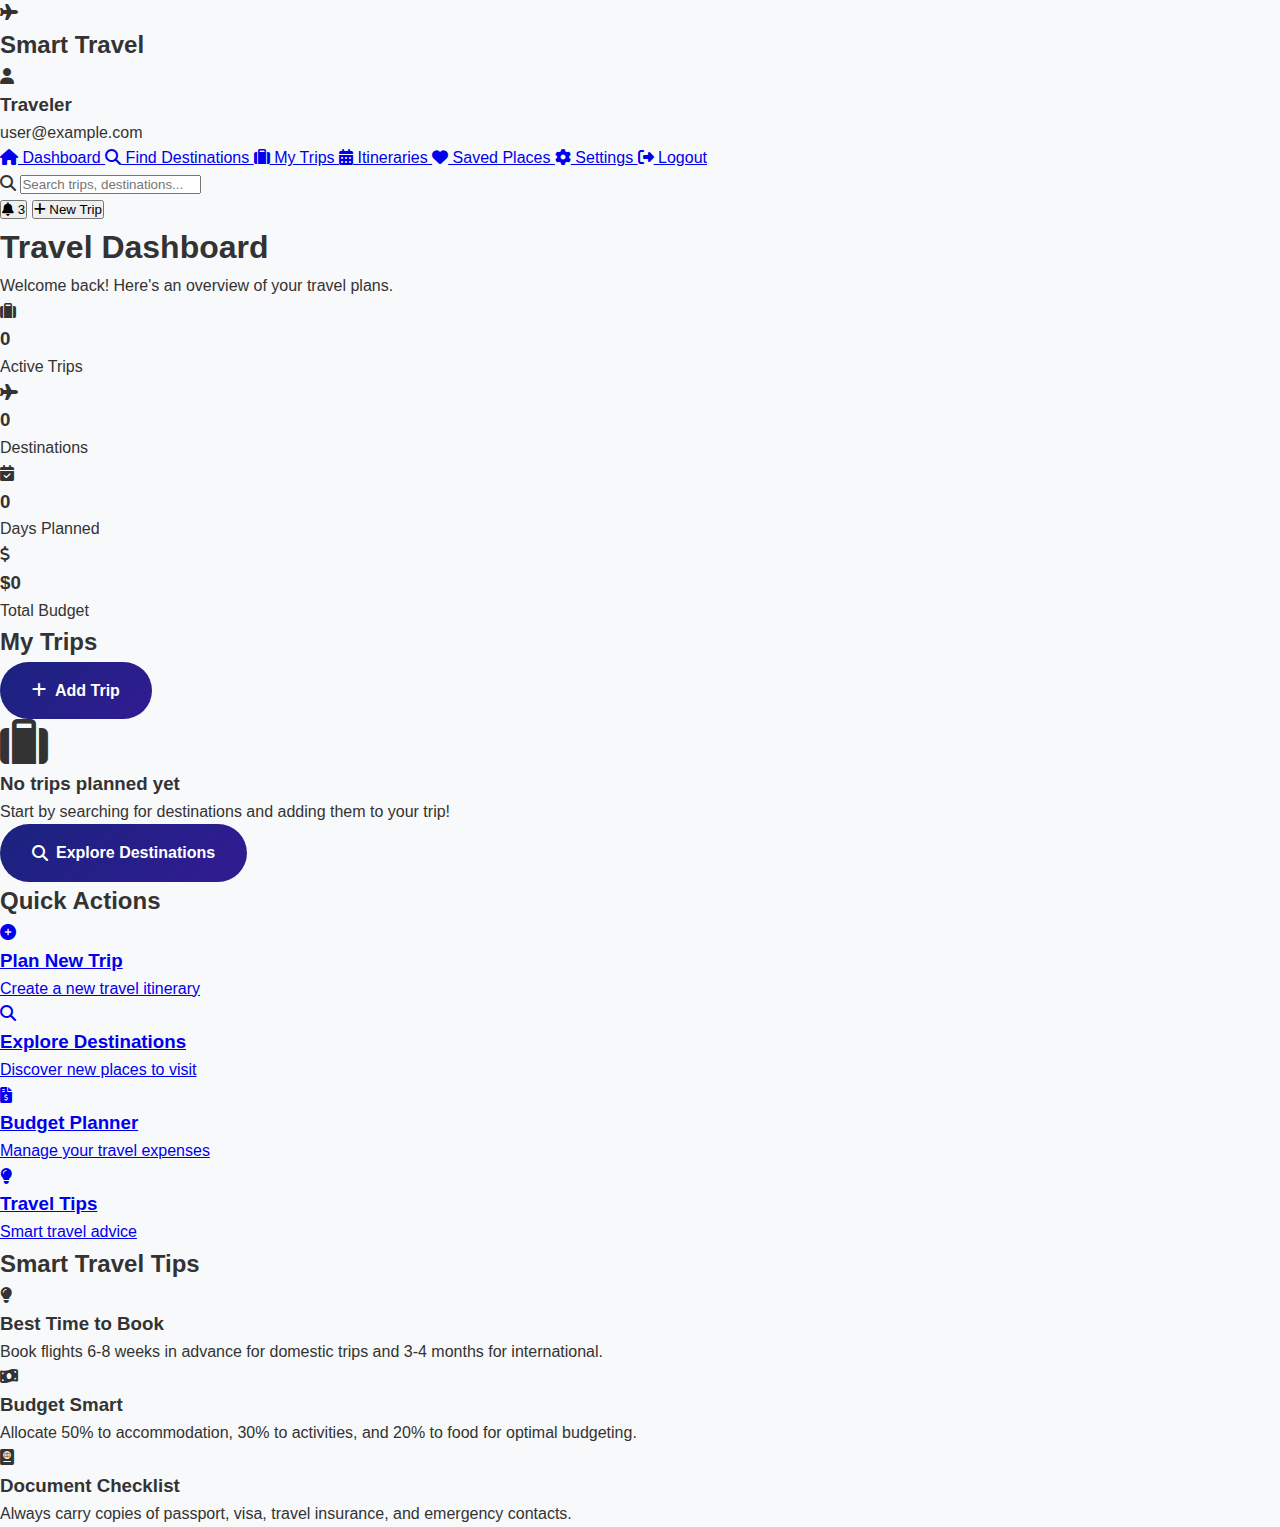
<file: dashboard.html>
<!DOCTYPE html>
<html lang="en">

<head>
    <meta charset="UTF-8">
    <meta name="viewport" content="width=device-width, initial-scale=1.0">
    <title>Dashboard - A Smart Travel Planning</title>
    <link rel="stylesheet" href="style.css">
    <link rel="stylesheet" href="https://cdnjs.cloudflare.com/ajax/libs/font-awesome/6.5.1/css/all.min.css">
</head>

<body>
    <div class="dashboard-container">
        <!-- Sidebar -->
        <aside class="sidebar">
            <div class="sidebar-header">
                <i class="fas fa-plane"></i>
                <h2>Smart Travel</h2>
            </div>

            <div class="user-profile">
                <div class="user-avatar-large">
                    <i class="fas fa-user"></i>
                </div>
                <h3 id="user-name">Traveler</h3>
                <p id="user-email">user@example.com</p>
            </div>

            <nav class="sidebar-nav">
                <a href="dashboard.html" class="active">
                    <i class="fas fa-home"></i> Dashboard
                </a>
                <a href="index.html#search-section">
                    <i class="fas fa-search"></i> Find Destinations
                </a>
                <a href="#my-trips">
                    <i class="fas fa-suitcase"></i> My Trips
                </a>
                <a href="#itineraries">
                    <i class="fas fa-calendar-alt"></i> Itineraries
                </a>
                <a href="#saved">
                    <i class="fas fa-heart"></i> Saved Places
                </a>
                <a href="#settings">
                    <i class="fas fa-cog"></i> Settings
                </a>
                <a href="#" id="logout-btn">
                    <i class="fas fa-sign-out-alt"></i> Logout
                </a>
            </nav>
        </aside>

        <!-- Main Content -->
        <main class="main-content">
            <!-- Header -->
            <header class="dashboard-header">
                <div class="search-bar">
                    <i class="fas fa-search"></i>
                    <input type="text" placeholder="Search trips, destinations...">
                </div>
                <div class="header-actions">
                    <button class="btn-notification">
                        <i class="fas fa-bell"></i>
                        <span class="notification-badge">3</span>
                    </button>
                    <button class="btn-new-trip" onclick="createNewTrip()">
                        <i class="fas fa-plus"></i> New Trip
                    </button>
                </div>
            </header>

            <!-- Dashboard Content -->
            <div class="dashboard-content">
                <h1>Travel Dashboard</h1>
                <p class="dashboard-subtitle">Welcome back! Here's an overview of your travel plans.</p>

                <!-- Quick Stats -->
                <div class="quick-stats">
                    <div class="stat-card">
                        <div class="stat-icon">
                            <i class="fas fa-suitcase"></i>
                        </div>
                        <div class="stat-info">
                            <h3 id="trips-count">0</h3>
                            <p>Active Trips</p>
                        </div>
                    </div>
                    <div class="stat-card">
                        <div class="stat-icon">
                            <i class="fas fa-plane"></i>
                        </div>
                        <div class="stat-info">
                            <h3 id="destinations-count">0</h3>
                            <p>Destinations</p>
                        </div>
                    </div>
                    <div class="stat-card">
                        <div class="stat-icon">
                            <i class="fas fa-calendar-check"></i>
                        </div>
                        <div class="stat-info">
                            <h3 id="days-count">0</h3>
                            <p>Days Planned</p>
                        </div>
                    </div>
                    <div class="stat-card">
                        <div class="stat-icon">
                            <i class="fas fa-dollar-sign"></i>
                        </div>
                        <div class="stat-info">
                            <h3 id="budget-count">$0</h3>
                            <p>Total Budget</p>
                        </div>
                    </div>
                </div>

                <!-- My Trips Section -->
                <section id="my-trips" class="dashboard-section">
                    <div class="section-header">
                        <h2>My Trips</h2>
                        <a href="index.html#search-section" class="btn-primary">
                            <i class="fas fa-plus"></i> Add Trip
                        </a>
                    </div>
                    <div id="user-trips" class="user-trips">
                        <!-- Trips will be loaded here by JavaScript -->
                    </div>
                </section>

                <!-- Quick Actions -->
                <section class="dashboard-section">
                    <h2>Quick Actions</h2>
                    <div class="quick-actions">
                        <div class="actions-grid">
                            <a href="#" class="action-card" onclick="planNewTrip()">
                                <i class="fas fa-plus-circle"></i>
                                <h3>Plan New Trip</h3>
                                <p>Create a new travel itinerary</p>
                            </a>
                            <a href="index.html#search-section" class="action-card">
                                <i class="fas fa-search"></i>
                                <h3>Explore Destinations</h3>
                                <p>Discover new places to visit</p>
                            </a>
                            <a href="#" class="action-card" onclick="manageBudget()">
                                <i class="fas fa-file-invoice-dollar"></i>
                                <h3>Budget Planner</h3>
                                <p>Manage your travel expenses</p>
                            </a>
                            <a href="#" class="action-card" onclick="viewTravelTips()">
                                <i class="fas fa-lightbulb"></i>
                                <h3>Travel Tips</h3>
                                <p>Smart travel advice</p>
                            </a>
                        </div>
                    </div>
                </section>

                <!-- Travel Tips -->
                <section class="dashboard-section">
                    <h2>Smart Travel Tips</h2>
                    <div class="tips-grid">
                        <div class="tip-card">
                            <i class="fas fa-lightbulb"></i>
                            <h3>Best Time to Book</h3>
                            <p>Book flights 6-8 weeks in advance for domestic trips and 3-4 months for international.</p>
                        </div>
                        <div class="tip-card">
                            <i class="fas fa-money-bill-wave"></i>
                            <h3>Budget Smart</h3>
                            <p>Allocate 50% to accommodation, 30% to activities, and 20% to food for optimal budgeting.</p>
                        </div>
                        <div class="tip-card">
                            <i class="fas fa-passport"></i>
                            <h3>Document Checklist</h3>
                            <p>Always carry copies of passport, visa, travel insurance, and emergency contacts.</p>
                        </div>
                    </div>
                </section>
            </div>
        </main>
    </div>

    <!-- JavaScript Files -->
    <script src="countries.js"></script>
    <script src="script.js"></script>
    <script>
        // Dashboard specific functionality
        document.addEventListener('DOMContentLoaded', function() {
            // Update stats
            updateDashboardStats();

            // Load user trips
            loadUserTrips();

            // Logout functionality
            const logoutBtn = document.getElementById('logout-btn');
            if (logoutBtn) {
                logoutBtn.addEventListener('click', function(e) {
                    e.preventDefault();
                    localStorage.removeItem('isLoggedIn');
                    localStorage.removeItem('userEmail');
                    showNotification('Logged out successfully!', 'success');
                    setTimeout(() => {
                        window.location.href = 'index.html';
                    }, 1000);
                });
            }

            // Notification button
            const notificationBtn = document.querySelector('.btn-notification');
            if (notificationBtn) {
                notificationBtn.addEventListener('click', function() {
                    showNotifications();
                });
            }
        });

        function updateDashboardStats() {
            const trips = JSON.parse(localStorage.getItem('userTrips') || '[]');

            // Update trips count
            document.getElementById('trips-count').textContent = trips.length;

            // Update destinations count (unique countries)
            const uniqueCountries = [...new Set(trips.map(trip => trip.countryId))];
            document.getElementById('destinations-count').textContent = uniqueCountries.length;

            // Update days count
            const totalDays = trips.length * 7; // Assuming 7 days per trip
            document.getElementById('days-count').textContent = totalDays;

            // Update budget count
            const totalBudget = trips.length * 1500; // Assuming $1500 per trip
            document.getElementById('budget-count').textContent = `$${totalBudget}`;
        }

        function createNewTrip() {
            showNotification('Opening trip planner...', 'info');
            setTimeout(() => {
                window.location.href = 'index.html#search-section';
            }, 500);
        }

        function planNewTrip() {
            const countryName = prompt('Where would you like to go?');
            if (countryName) {
                showNotification(`Starting trip planning for ${countryName}`, 'success');
                // In a real app, this would open the trip planner
                setTimeout(() => {
                    alert(`Trip planning interface for ${countryName} would open here.`);
                }, 1000);
            }
        }

        function manageBudget() {
            alert('Budget Management Interface\n\nThis would include:\n• Total budget allocation\n• Expense tracking\n• Currency conversion\n• Daily spending limits\n• Receipt scanning');
        }

        function viewTravelTips() {
            alert('Travel Tips & Advice\n\n• Pack light and use packing cubes\n• Always have a backup plan\n• Learn basic local phrases\n• Keep digital copies of important documents\n• Stay hydrated during flights\n• Use travel apps for navigation\n• Get travel insurance\n• Respect local customs and traditions');
        }

        function showNotifications() {
            const notifications = [{
                id: 1,
                title: 'Flight Alert',
                message: 'Check-in opens for your Paris trip in 24 hours',
                time: '2 hours ago'
            }, {
                id: 2,
                title: 'Weather Update',
                message: 'Sunny weather expected in Tokyo next week',
                time: '1 day ago'
            }, {
                id: 3,
                title: 'Special Offer',
                message: '20% off hotels in Barcelona this month',
                time: '2 days ago'
            }];

            const notificationsHTML = notifications.map(notif => `
                <div class="notification-item">
                    <h4>${notif.title}</h4>
                    <p>${notif.message}</p>
                    <small>${notif.time}</small>
                </div>
            `).join('');

            // Create notification panel
            const panel = document.createElement('div');
            panel.className = 'notifications-panel';
            panel.innerHTML = `
                <div class="notifications-header">
                    <h3>Notifications</h3>
                    <button class="close-panel"><i class="fas fa-times"></i></button>
                </div>
                <div class="notifications-list">
                    ${notificationsHTML}
                </div>
            `;

            document.body.appendChild(panel);

            // Add styles
            const style = document.createElement('style');
            style.textContent = `
                .notifications-panel {
                    position: fixed;
                    top: 70px;
                    right: 20px;
                    background: white;
                    border-radius: 10px;
                    box-shadow: 0 5px 20px rgba(0,0,0,0.2);
                    width: 350px;
                    z-index: 2000;
                }
                .notifications-header {
                    display: flex;
                    justify-content: space-between;
                    align-items: center;
                    padding: 1rem;
                    border-bottom: 1px solid #eee;
                }
                .close-panel {
                    background: none;
                    border: none;
                    cursor: pointer;
                    color: #666;
                }
                .notifications-list {
                    max-height: 400px;
                    overflow-y: auto;
                }
                .notification-item {
                    padding: 1rem;
                    border-bottom: 1px solid #f8f9fa;
                }
                .notification-item:hover {
                    background: #f8f9fa;
                }
                .notification-item h4 {
                    color: #1a237e;
                    margin-bottom: 0.5rem;
                }
                .notification-item small {
                    color: #666;
                    font-size: 0.8rem;
                }
            `;
            document.head.appendChild(style);

            // Close panel functionality
            panel.querySelector('.close-panel').addEventListener('click', function() {
                panel.remove();
                style.remove();
            });

            // Close when clicking outside
            setTimeout(() => {
                document.addEventListener('click', function closePanel(e) {
                    if (!panel.contains(e.target) && e.target !== document.querySelector('.btn-notification')) {
                        panel.remove();
                        style.remove();
                        document.removeEventListener('click', closePanel);
                    }
                });
            }, 100);
        }
    </script>
</body>

</html>
</file>
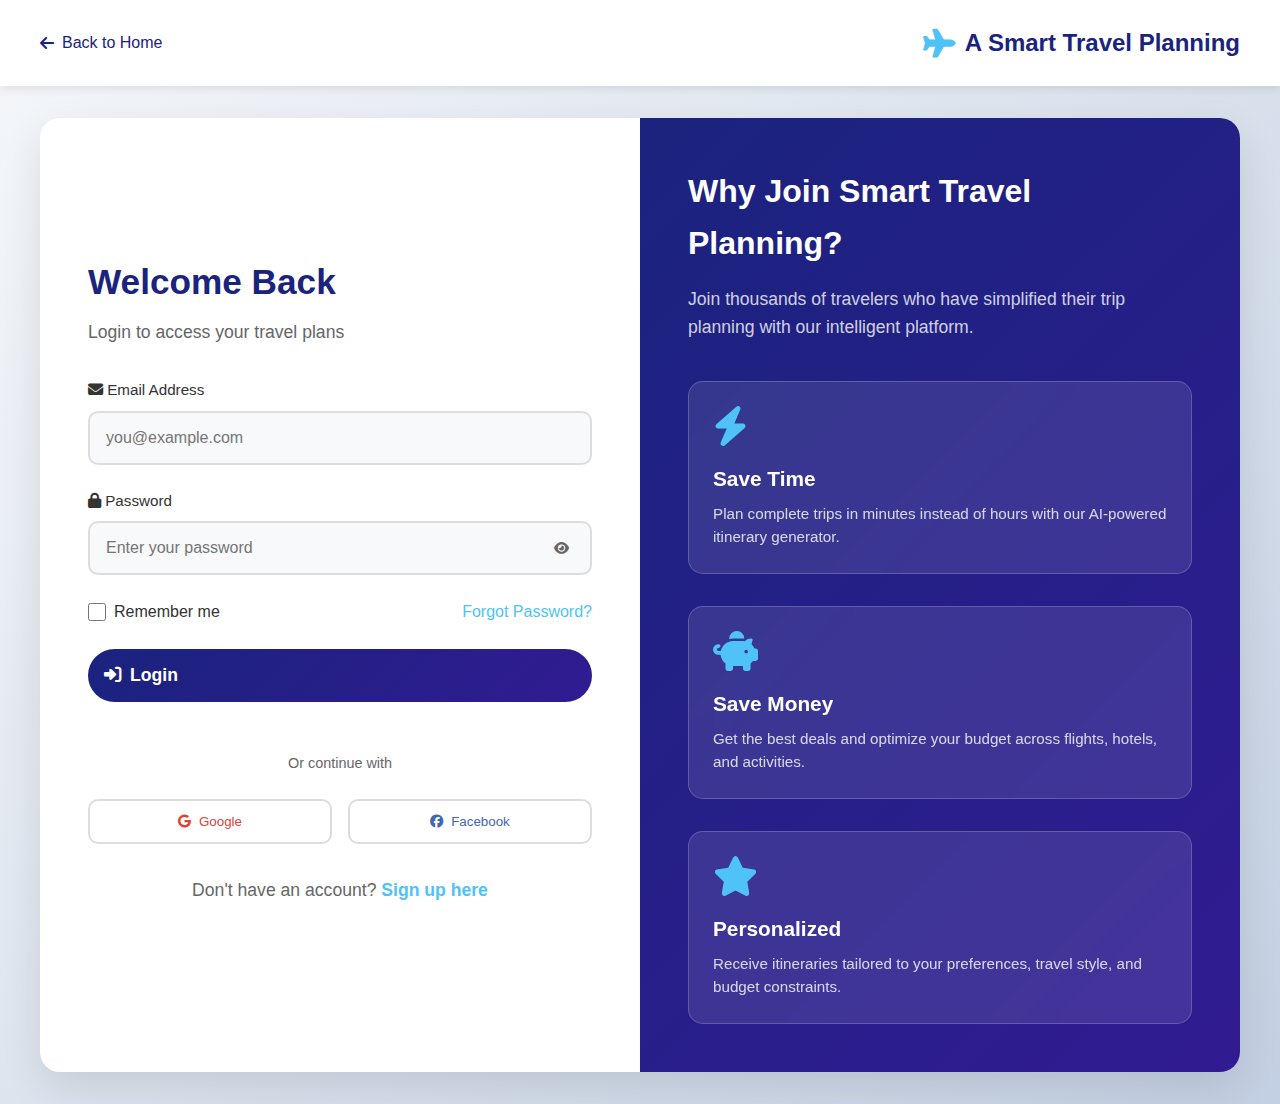
<file: login.html>
<!DOCTYPE html>
<html lang="en">

<head>
    <meta charset="UTF-8">
    <meta name="viewport" content="width=device-width, initial-scale=1.0">
    <title>Login - A Smart Travel Planning</title>
    <link rel="stylesheet" href="style.css">
    <link rel="stylesheet" href="https://cdnjs.cloudflare.com/ajax/libs/font-awesome/6.5.1/css/all.min.css">
    <style>
        /* Login Page Specific Styles */
        
        .login-page {
            min-height: 100vh;
            background: linear-gradient(135deg, #f5f7fa 0%, #c3cfe2 100%);
            display: flex;
            flex-direction: column;
        }
        
        .login-header {
            background: white;
            padding: 1.5rem 2rem;
            box-shadow: 0 2px 10px rgba(0, 0, 0, 0.1);
        }
        
        .login-navbar {
            max-width: 1200px;
            margin: 0 auto;
            display: flex;
            justify-content: space-between;
            align-items: center;
        }
        
        .login-logo {
            display: flex;
            align-items: center;
            gap: 10px;
            color: #1a237e;
            text-decoration: none;
        }
        
        .login-logo i {
            font-size: 1.8rem;
            color: #4fc3f7;
        }
        
        .login-logo h1 {
            font-size: 1.5rem;
            font-weight: 600;
        }
        
        .back-home {
            color: #1a237e;
            text-decoration: none;
            display: flex;
            align-items: center;
            gap: 0.5rem;
            font-weight: 500;
            transition: color 0.3s ease;
        }
        
        .back-home:hover {
            color: #4fc3f7;
        }
        
        .login-main {
            flex: 1;
            display: flex;
            align-items: center;
            justify-content: center;
            padding: 2rem;
        }
        
        .login-container {
            display: grid;
            grid-template-columns: 1fr 1fr;
            max-width: 1200px;
            width: 100%;
            background: white;
            border-radius: 20px;
            overflow: hidden;
            box-shadow: 0 15px 40px rgba(0, 0, 0, 0.1);
            min-height: 600px;
        }
        /* Login Forms Section */
        
        .login-forms {
            padding: 3rem;
            display: flex;
            flex-direction: column;
            justify-content: center;
        }
        
        .form-container {
            display: none;
            animation: fadeIn 0.5s ease;
        }
        
        .form-container.active {
            display: block;
        }
        
        @keyframes fadeIn {
            from {
                opacity: 0;
                transform: translateY(10px);
            }
            to {
                opacity: 1;
                transform: translateY(0);
            }
        }
        
        .form-container h2 {
            color: #1a237e;
            font-size: 2.2rem;
            margin-bottom: 0.5rem;
        }
        
        .form-container p {
            color: #666;
            margin-bottom: 2rem;
            font-size: 1.1rem;
        }
        
        .form-group {
            margin-bottom: 1.5rem;
        }
        
        .form-group label {
            display: block;
            margin-bottom: 0.5rem;
            color: #333;
            font-weight: 500;
            font-size: 0.95rem;
        }
        
        .form-group input {
            width: 100%;
            padding: 1rem;
            border: 2px solid #ddd;
            border-radius: 10px;
            font-size: 1rem;
            transition: all 0.3s ease;
            background: #f8f9fa;
        }
        
        .form-group input:focus {
            outline: none;
            border-color: #4fc3f7;
            background: white;
            box-shadow: 0 0 0 3px rgba(79, 195, 247, 0.1);
        }
        
        .form-row {
            display: grid;
            grid-template-columns: 1fr 1fr;
            gap: 1rem;
        }
        
        .password-input {
            position: relative;
        }
        
        .toggle-password {
            position: absolute;
            right: 15px;
            top: 50%;
            transform: translateY(-50%);
            background: none;
            border: none;
            color: #666;
            cursor: pointer;
            padding: 0.5rem;
        }
        
        .form-options {
            display: flex;
            justify-content: space-between;
            align-items: center;
            margin-bottom: 1.5rem;
        }
        
        .remember-me {
            display: flex;
            align-items: center;
            gap: 0.5rem;
        }
        
        .remember-me input {
            width: auto;
        }
        
        .forgot-password {
            color: #4fc3f7;
            text-decoration: none;
            font-weight: 500;
            transition: color 0.3s ease;
        }
        
        .forgot-password:hover {
            color: #1a237e;
        }
        
        .login-form .btn-primary,
        .signup-form .btn-primary {
            width: 100%;
            padding: 1rem;
            font-size: 1.1rem;
            margin-bottom: 1.5rem;
        }
        
        .divider {
            text-align: center;
            margin: 1.5rem 0;
            position: relative;
        }
        
        .divider span {
            background: white;
            padding: 0 1rem;
            color: #666;
            font-size: 0.9rem;
        }
        
        .divider::before {
            content: '';
            position: absolute;
            top: 50%;
            left: 0;
            right: 0;
            height: 1px;
            background: #ddd;
            z-index: -1;
        }
        
        .social-login {
            display: grid;
            grid-template-columns: 1fr 1fr;
            gap: 1rem;
            margin-bottom: 2rem;
        }
        
        .social-btn {
            padding: 0.8rem 1rem;
            border: 2px solid #ddd;
            border-radius: 10px;
            background: white;
            cursor: pointer;
            transition: all 0.3s ease;
            display: flex;
            align-items: center;
            justify-content: center;
            gap: 0.5rem;
            font-weight: 500;
        }
        
        .social-btn.google {
            color: #DB4437;
        }
        
        .social-btn.google:hover {
            background: #DB4437;
            color: white;
            border-color: #DB4437;
        }
        
        .social-btn.facebook {
            color: #4267B2;
        }
        
        .social-btn.facebook:hover {
            background: #4267B2;
            color: white;
            border-color: #4267B2;
        }
        
        .switch-form {
            text-align: center;
            color: #666;
        }
        
        .switch-link {
            color: #4fc3f7;
            text-decoration: none;
            font-weight: 600;
            cursor: pointer;
            transition: color 0.3s ease;
        }
        
        .switch-link:hover {
            color: #1a237e;
            text-decoration: underline;
        }
        
        .terms-checkbox {
            display: flex;
            align-items: flex-start;
            gap: 0.5rem;
            margin-bottom: 1.5rem;
        }
        
        .terms-checkbox input {
            margin-top: 0.3rem;
        }
        
        .terms-checkbox label {
            font-size: 0.9rem;
            line-height: 1.4;
        }
        
        .terms-checkbox a {
            color: #4fc3f7;
            text-decoration: none;
        }
        
        .terms-checkbox a:hover {
            text-decoration: underline;
        }
        /* Benefits Section */
        
        .login-benefits {
            background: linear-gradient(135deg, #1a237e 0%, #311b92 100%);
            padding: 3rem;
            color: white;
            display: flex;
            flex-direction: column;
            justify-content: center;
        }
        
        .benefits-header h3 {
            font-size: 2rem;
            margin-bottom: 1rem;
            color: white;
        }
        
        .benefits-header p {
            color: rgba(255, 255, 255, 0.8);
            margin-bottom: 2.5rem;
            font-size: 1.1rem;
            line-height: 1.6;
        }
        
        .benefits-grid {
            display: grid;
            gap: 2rem;
        }
        
        .benefit-card {
            background: rgba(255, 255, 255, 0.1);
            padding: 1.5rem;
            border-radius: 15px;
            backdrop-filter: blur(10px);
            border: 1px solid rgba(255, 255, 255, 0.2);
            transition: transform 0.3s ease;
        }
        
        .benefit-card:hover {
            transform: translateY(-5px);
        }
        
        .benefit-card i {
            font-size: 2.5rem;
            color: #4fc3f7;
            margin-bottom: 1rem;
        }
        
        .benefit-card h4 {
            font-size: 1.3rem;
            margin-bottom: 0.5rem;
            color: white;
        }
        
        .benefit-card p {
            color: rgba(255, 255, 255, 0.8);
            font-size: 0.95rem;
            line-height: 1.5;
        }
        /* Responsive Design */
        
        @media (max-width: 992px) {
            .login-container {
                grid-template-columns: 1fr;
                max-width: 500px;
            }
            .login-benefits {
                order: -1;
            }
        }
        
        @media (max-width: 576px) {
            .login-main {
                padding: 1rem;
            }
            .login-forms {
                padding: 2rem;
            }
            .login-benefits {
                padding: 2rem;
            }
            .form-row {
                grid-template-columns: 1fr;
            }
            .social-login {
                grid-template-columns: 1fr;
            }
            .login-header {
                padding: 1rem;
            }
            .login-navbar {
                flex-direction: column;
                gap: 1rem;
                text-align: center;
            }
        }
        /* Form Validation Styles */
        
        .form-group small {
            display: block;
            margin-top: 0.3rem;
            color: #666;
            font-size: 0.85rem;
        }
        
        .form-group.error input {
            border-color: #f44336;
        }
        
        .form-group.success input {
            border-color: #4CAF50;
        }
        
        .error-message {
            color: #f44336;
            font-size: 0.85rem;
            margin-top: 0.3rem;
            display: none;
        }
        
        .form-group.error .error-message {
            display: block;
        }
        /* Checkbox Custom Styling */
        
        .checkbox-container {
            display: flex;
            align-items: center;
            gap: 0.5rem;
            cursor: pointer;
        }
        
        .checkbox-container input[type="checkbox"] {
            width: 18px;
            height: 18px;
            cursor: pointer;
        }
        
        .checkbox-container label {
            cursor: pointer;
            margin-bottom: 0;
        }
    </style>
</head>

<body class="login-page">
    <!-- Header -->
    <header class="login-header">
        <nav class="login-navbar">
            <a href="index.html" class="back-home">
                <i class="fas fa-arrow-left"></i> Back to Home
            </a>
            <a href="index.html" class="login-logo">
                <i class="fas fa-plane"></i>
                <h1>A Smart Travel Planning</h1>
            </a>
        </nav>
    </header>

    <!-- Main Content -->
    <main class="login-main">
        <div class="login-container">
            <!-- Login/Signup Forms -->
            <div class="login-forms">
                <!-- Login Form -->
                <div class="form-container login-form active" id="loginForm">
                    <h2>Welcome Back</h2>
                    <p>Login to access your travel plans</p>

                    <form id="login" class="auth-form">
                        <div class="form-group">
                            <label for="loginEmail">
                                <i class="fas fa-envelope"></i> Email Address
                            </label>
                            <input type="email" id="loginEmail" placeholder="you@example.com" required>
                            <div class="error-message" id="loginEmailError">Please enter a valid email address</div>
                        </div>

                        <div class="form-group">
                            <label for="loginPassword">
                                <i class="fas fa-lock"></i> Password
                            </label>
                            <div class="password-input">
                                <input type="password" id="loginPassword" placeholder="Enter your password" required>
                                <button type="button" class="toggle-password">
                                    <i class="fas fa-eye"></i>
                                </button>
                            </div>
                            <div class="error-message" id="loginPasswordError">Password is required</div>
                        </div>

                        <div class="form-options">
                            <div class="remember-me checkbox-container">
                                <input type="checkbox" id="remember">
                                <label for="remember">Remember me</label>
                            </div>
                            <a href="#" class="forgot-password" id="forgotPassword">Forgot Password?</a>
                        </div>

                        <button type="submit" class="btn-primary">
                            <i class="fas fa-sign-in-alt"></i> Login
                        </button>

                        <div class="divider">
                            <span>Or continue with</span>
                        </div>

                        <div class="social-login">
                            <button type="button" class="social-btn google">
                                <i class="fab fa-google"></i> Google
                            </button>
                            <button type="button" class="social-btn facebook">
                                <i class="fab fa-facebook"></i> Facebook
                            </button>
                        </div>

                        <p class="switch-form">
                            Don't have an account?
                            <a href="#" class="switch-link" data-target="signup">Sign up here</a>
                        </p>
                    </form>
                </div>

                <!-- Signup Form -->
                <div class="form-container signup-form" id="signupForm">
                    <h2>Create Account</h2>
                    <p>Start planning your smart travel journey</p>

                    <form id="signup" class="auth-form">
                        <div class="form-row">
                            <div class="form-group">
                                <label for="firstName">
                                    <i class="fas fa-user"></i> First Name
                                </label>
                                <input type="text" id="firstName" placeholder="John" required>
                                <div class="error-message" id="firstNameError">First name is required</div>
                            </div>
                            <div class="form-group">
                                <label for="lastName">
                                    <i class="fas fa-user"></i> Last Name
                                </label>
                                <input type="text" id="lastName" placeholder="Doe" required>
                                <div class="error-message" id="lastNameError">Last name is required</div>
                            </div>
                        </div>

                        <div class="form-group">
                            <label for="signupEmail">
                                <i class="fas fa-envelope"></i> Email Address
                            </label>
                            <input type="email" id="signupEmail" placeholder="you@example.com" required>
                            <div class="error-message" id="signupEmailError">Please enter a valid email address</div>
                        </div>

                        <div class="form-group">
                            <label for="signupPassword">
                                <i class="fas fa-lock"></i> Password
                            </label>
                            <div class="password-input">
                                <input type="password" id="signupPassword" placeholder="Create a password" required>
                                <button type="button" class="toggle-password">
                                    <i class="fas fa-eye"></i>
                                </button>
                            </div>
                            <small>Must be at least 8 characters</small>
                            <div class="error-message" id="signupPasswordError">Password must be at least 8 characters</div>
                        </div>

                        <div class="form-group">
                            <label for="confirmPassword">
                                <i class="fas fa-lock"></i> Confirm Password
                            </label>
                            <input type="password" id="confirmPassword" placeholder="Confirm your password" required>
                            <div class="error-message" id="confirmPasswordError">Passwords do not match</div>
                        </div>

                        <div class="terms-checkbox">
                            <input type="checkbox" id="terms" required>
                            <label for="terms">
                                I agree to the <a href="#">Terms of Service</a> and <a href="#">Privacy Policy</a>
                            </label>
                        </div>
                        <div class="error-message" id="termsError">You must agree to the terms</div>

                        <button type="submit" class="btn-primary">
                            <i class="fas fa-user-plus"></i> Create Account
                        </button>

                        <p class="switch-form">
                            Already have an account?
                            <a href="#" class="switch-link" data-target="login">Login here</a>
                        </p>
                    </form>
                </div>
            </div>

            <!-- Benefits Section -->
            <div class="login-benefits">
                <div class="benefits-header">
                    <h3>Why Join Smart Travel Planning?</h3>
                    <p>Join thousands of travelers who have simplified their trip planning with our intelligent platform.</p>
                </div>

                <div class="benefits-grid">
                    <div class="benefit-card">
                        <i class="fas fa-bolt"></i>
                        <h4>Save Time</h4>
                        <p>Plan complete trips in minutes instead of hours with our AI-powered itinerary generator.</p>
                    </div>

                    <div class="benefit-card">
                        <i class="fas fa-piggy-bank"></i>
                        <h4>Save Money</h4>
                        <p>Get the best deals and optimize your budget across flights, hotels, and activities.</p>
                    </div>

                    <div class="benefit-card">
                        <i class="fas fa-star"></i>
                        <h4>Personalized</h4>
                        <p>Receive itineraries tailored to your preferences, travel style, and budget constraints.</p>
                    </div>
                </div>
            </div>
        </div>
    </main>

    <script>
        // Login Page JavaScript
        document.addEventListener('DOMContentLoaded', function() {
            // Form switching
            const switchLinks = document.querySelectorAll('.switch-link');
            const forms = document.querySelectorAll('.form-container');

            switchLinks.forEach(link => {
                link.addEventListener('click', function(e) {
                    e.preventDefault();
                    const target = this.getAttribute('data-target');

                    forms.forEach(form => {
                        form.classList.remove('active');
                        if (form.id === `${target}Form`) {
                            form.classList.add('active');
                        }
                    });
                });
            });

            // Password visibility toggle
            const toggleButtons = document.querySelectorAll('.toggle-password');

            toggleButtons.forEach(button => {
                button.addEventListener('click', function() {
                    const input = this.parentElement.querySelector('input');
                    const icon = this.querySelector('i');

                    if (input.type === 'password') {
                        input.type = 'text';
                        icon.classList.remove('fa-eye');
                        icon.classList.add('fa-eye-slash');
                    } else {
                        input.type = 'password';
                        icon.classList.remove('fa-eye-slash');
                        icon.classList.add('fa-eye');
                    }
                });
            });

            // Form validation
            const loginForm = document.getElementById('login');
            const signupForm = document.getElementById('signup');

            // Login form validation
            if (loginForm) {
                loginForm.addEventListener('submit', function(e) {
                    e.preventDefault();

                    const email = document.getElementById('loginEmail');
                    const password = document.getElementById('loginPassword');
                    let isValid = true;

                    // Clear previous errors
                    clearErrors(['loginEmail', 'loginPassword']);

                    // Validate email
                    if (!email.value || !validateEmail(email.value)) {
                        showError('loginEmail', 'Please enter a valid email address');
                        isValid = false;
                    }

                    // Validate password
                    if (!password.value) {
                        showError('loginPassword', 'Password is required');
                        isValid = false;
                    }

                    if (isValid) {
                        // Store login state
                        localStorage.setItem('isLoggedIn', 'true');
                        localStorage.setItem('userEmail', email.value);

                        // Show success message
                        showNotification('Login successful! Redirecting to dashboard...', 'success');

                        // Redirect to dashboard
                        setTimeout(() => {
                            window.location.href = 'dashboard.html';
                        }, 1500);
                    }
                });
            }

            // Signup form validation
            if (signupForm) {
                signupForm.addEventListener('submit', function(e) {
                    e.preventDefault();

                    const firstName = document.getElementById('firstName');
                    const lastName = document.getElementById('lastName');
                    const email = document.getElementById('signupEmail');
                    const password = document.getElementById('signupPassword');
                    const confirmPassword = document.getElementById('confirmPassword');
                    const terms = document.getElementById('terms');

                    let isValid = true;

                    // Clear previous errors
                    clearErrors(['firstName', 'lastName', 'signupEmail', 'signupPassword', 'confirmPassword', 'terms']);

                    // Validate first name
                    if (!firstName.value.trim()) {
                        showError('firstName', 'First name is required');
                        isValid = false;
                    }

                    // Validate last name
                    if (!lastName.value.trim()) {
                        showError('lastName', 'Last name is required');
                        isValid = false;
                    }

                    // Validate email
                    if (!email.value || !validateEmail(email.value)) {
                        showError('signupEmail', 'Please enter a valid email address');
                        isValid = false;
                    }

                    // Validate password
                    if (!password.value || password.value.length < 8) {
                        showError('signupPassword', 'Password must be at least 8 characters');
                        isValid = false;
                    }

                    // Validate confirm password
                    if (password.value !== confirmPassword.value) {
                        showError('confirmPassword', 'Passwords do not match');
                        isValid = false;
                    }

                    // Validate terms
                    if (!terms.checked) {
                        showError('terms', 'You must agree to the terms');
                        isValid = false;
                    }

                    if (isValid) {
                        // Store user data
                        const userData = {
                            firstName: firstName.value,
                            lastName: lastName.value,
                            email: email.value,
                            createdAt: new Date().toISOString()
                        };

                        localStorage.setItem('userData', JSON.stringify(userData));
                        localStorage.setItem('isLoggedIn', 'true');

                        // Show success message
                        showNotification('Account created successfully! Welcome to Smart Travel Planning!', 'success');

                        // Redirect to dashboard
                        setTimeout(() => {
                            window.location.href = 'dashboard.html';
                        }, 2000);
                    }
                });
            }

            // Forgot password functionality
            const forgotPassword = document.getElementById('forgotPassword');
            if (forgotPassword) {
                forgotPassword.addEventListener('click', function(e) {
                    e.preventDefault();
                    const email = prompt('Please enter your email address to reset your password:');
                    if (email && validateEmail(email)) {
                        showNotification(`Password reset link sent to ${email}. Check your inbox!`, 'success');
                    }
                });
            }

            // Social login buttons
            const socialButtons = document.querySelectorAll('.social-btn');
            socialButtons.forEach(button => {
                button.addEventListener('click', function() {
                    const type = this.classList.contains('google') ? 'Google' : 'Facebook';
                    showNotification(`This would normally redirect to ${type} authentication. For this demo, please use the form below.`, 'info');
                });
            });

            // Helper functions
            function validateEmail(email) {
                const re = /^[^\s@]+@[^\s@]+\.[^\s@]+$/;
                return re.test(email);
            }

            function showError(fieldId, message) {
                const errorElement = document.getElementById(`${fieldId}Error`);
                if (errorElement) {
                    errorElement.textContent = message;
                    const input = document.getElementById(fieldId);
                    if (input) {
                        input.parentElement.classList.add('error');
                    }
                }
            }

            function clearErrors(fieldIds) {
                fieldIds.forEach(fieldId => {
                    const errorElement = document.getElementById(`${fieldId}Error`);
                    if (errorElement) {
                        errorElement.textContent = '';
                        const input = document.getElementById(fieldId);
                        if (input) {
                            input.parentElement.classList.remove('error');
                        }
                    }
                });
            }

            function showNotification(message, type = 'info') {
                // Remove existing notification
                const existingNotification = document.querySelector('.notification');
                if (existingNotification) {
                    existingNotification.remove();
                }

                // Create notification
                const notification = document.createElement('div');
                notification.className = `notification ${type}`;
                notification.innerHTML = `
                    <i class="fas ${type === 'success' ? 'fa-check-circle' : type === 'error' ? 'fa-exclamation-circle' : 'fa-info-circle'}"></i>
                    <span>${message}</span>
                    <button class="notification-close"><i class="fas fa-times"></i></button>
                `;

                document.body.appendChild(notification);

                // Add styles if not already added
                if (!document.getElementById('notification-styles')) {
                    const style = document.createElement('style');
                    style.id = 'notification-styles';
                    style.textContent = `
                        .notification {
                            position: fixed;
                            top: 20px;
                            right: 20px;
                            background: white;
                            padding: 1rem 1.5rem;
                            border-radius: 10px;
                            box-shadow: 0 5px 15px rgba(0,0,0,0.2);
                            display: flex;
                            align-items: center;
                            gap: 1rem;
                            z-index: 3000;
                            animation: slideIn 0.3s ease;
                            max-width: 400px;
                        }
                        .notification.success {
                            border-left: 4px solid #4CAF50;
                        }
                        .notification.error {
                            border-left: 4px solid #f44336;
                        }
                        .notification.info {
                            border-left: 4px solid #2196F3;
                        }
                        .notification i {
                            font-size: 1.2rem;
                        }
                        .notification.success i {
                            color: #4CAF50;
                        }
                        .notification.error i {
                            color: #f44336;
                        }
                        .notification.info i {
                            color: #2196F3;
                        }
                        .notification-close {
                            background: none;
                            border: none;
                            cursor: pointer;
                            color: #666;
                            margin-left: auto;
                        }
                        @keyframes slideIn {
                            from {
                                transform: translateX(100%);
                                opacity: 0;
                            }
                            to {
                                transform: translateX(0);
                                opacity: 1;
                            }
                        }
                    `;
                    document.head.appendChild(style);
                }

                // Add close functionality
                notification.querySelector('.notification-close').addEventListener('click', function() {
                    notification.remove();
                });

                // Auto-remove after 5 seconds
                setTimeout(() => {
                    if (notification.parentNode) {
                        notification.remove();
                    }
                }, 5000);
            }
        });
    </script>
</body>

</html>
</file>
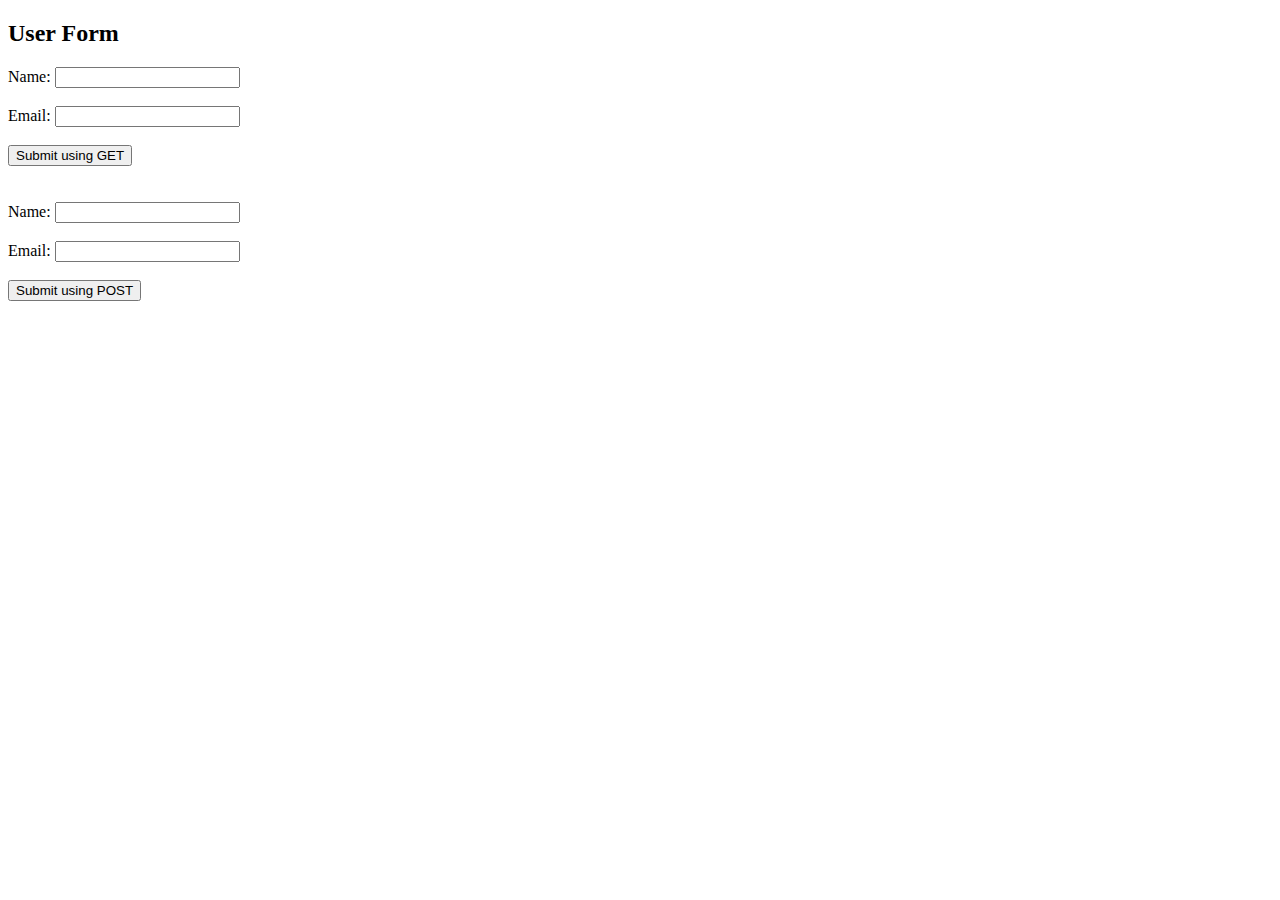
<file: Experiment 6/HTML Form index.html>
<!DOCTYPE html>
<html>
<head>
<title>GET and POST Example</title>
</head>
<body>

<h2>User Form</h2>

<!-- GET Method Form -->
<form action="MethodServlet" method="get">
Name: <input type="text" name="name"><br><br>
Email: <input type="text" name="email"><br><br>
<input type="submit" value="Submit using GET">
</form>

<br><br>

<!-- POST Method Form -->
<form action="MethodServlet" method="post">
Name: <input type="text" name="name"><br><br>
Email: <input type="text" name="email"><br><br>
<input type="submit" value="Submit using POST">
</form>

</body>
</html>
</file>
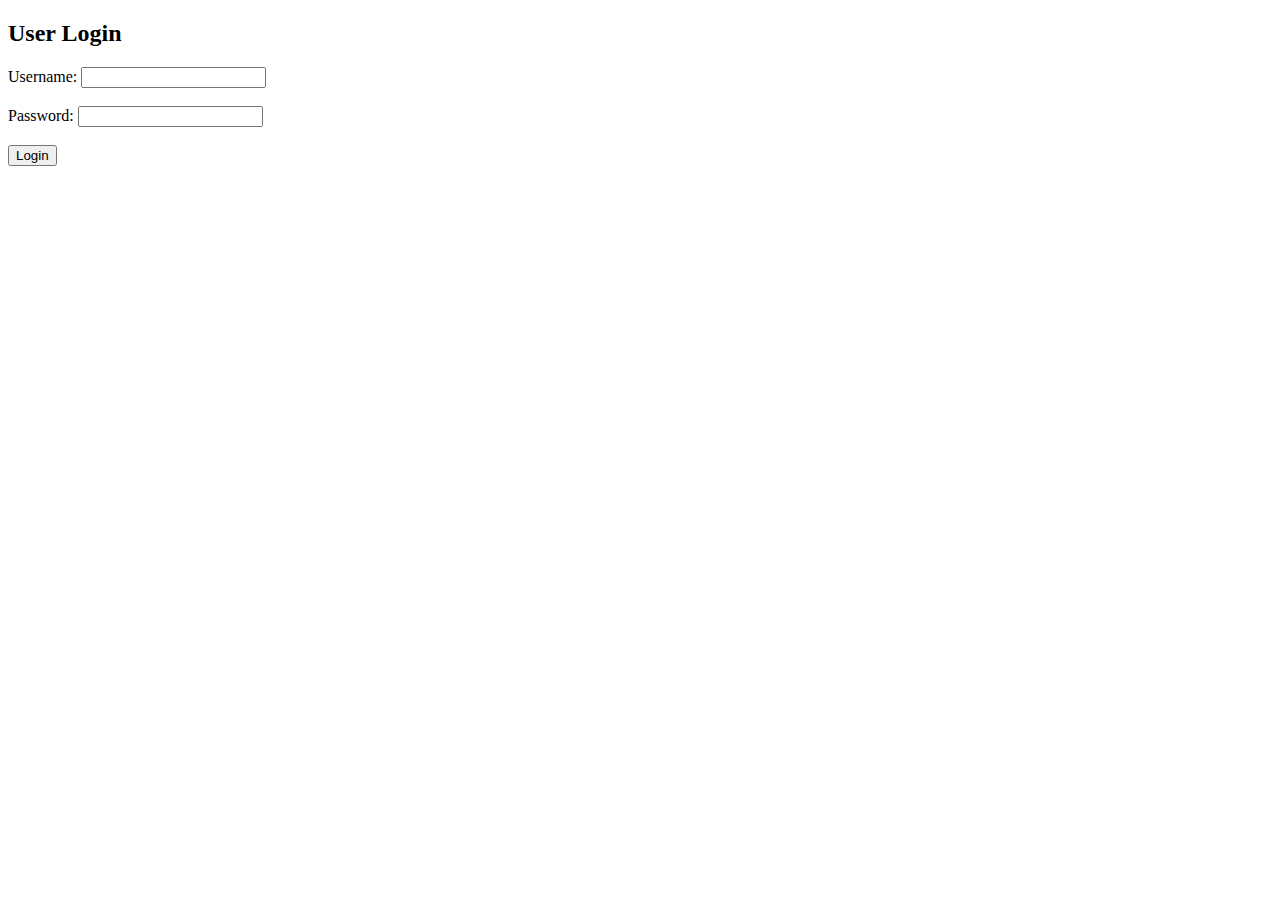
<file: Experiment 7/Login Form login.html>
<!DOCTYPE html>
<html>
<head>
<title>Login Page</title>
</head>
<body>

<h2>User Login</h2>

<form action="LoginServlet" method="post">
Username: <input type="text" name="username"><br><br>
Password: <input type="password" name="password"><br><br>

<input type="submit" value="Login">
</form>

</body>
</html>
</file>
<file: style.css>
/* Reset & Base Styles */

* {
    margin: 0;
    padding: 0;
    box-sizing: border-box;
}

body {
    font-family: 'Segoe UI', Tahoma, Geneva, Verdana, sans-serif;
    line-height: 1.6;
    color: #333;
    background-color: #f8f9fa;
}


/* Header & Navigation */

.header {
    background: linear-gradient(135deg, #1a237e 0%, #311b92 100%);
    color: white;
    padding: 1rem 0;
    position: sticky;
    top: 0;
    z-index: 1000;
    box-shadow: 0 2px 15px rgba(0, 0, 0, 0.1);
}

.navbar {
    max-width: 1200px;
    margin: 0 auto;
    padding: 0 2rem;
    display: flex;
    justify-content: space-between;
    align-items: center;
}

.logo {
    display: flex;
    align-items: center;
    gap: 10px;
    font-size: 1.5rem;
}

.logo i {
    font-size: 2rem;
    color: #4fc3f7;
}

.nav-links {
    display: flex;
    list-style: none;
    gap: 1rem;
    align-items: center;
}

.nav-links a {
    color: white;
    text-decoration: none;
    padding: 0.6rem 1rem;
    border-radius: 6px;
    transition: all 0.3s ease;
    display: flex;
    align-items: center;
    gap: 0.5rem;
    font-size: 0.95rem;
    white-space: nowrap;
}

.nav-links a:hover {
    background-color: rgba(255, 255, 255, 0.15);
    transform: translateY(-2px);
}

.nav-links a.active {
    background-color: #4fc3f7;
    box-shadow: 0 4px 12px rgba(79, 195, 247, 0.3);
}

.login-btn {
    background-color: transparent;
    border: 2px solid #4fc3f7;
    padding: 0.5rem 1.2rem !important;
}

.signup-btn {
    background-color: #4fc3f7;
    border: 2px solid #4fc3f7;
    padding: 0.5rem 1.2rem !important;
    font-weight: 600;
}

.signup-btn:hover {
    background-color: #29b6f6;
    border-color: #29b6f6;
}

.mobile-menu {
    display: none;
    font-size: 1.5rem;
    cursor: pointer;
    padding: 0.5rem;
    color: white;
}


/* Hero Section */

.hero {
    max-width: 1200px;
    margin: 2rem auto;
    padding: 4rem 2rem;
    display: grid;
    grid-template-columns: 1fr 1fr;
    gap: 4rem;
    align-items: center;
}

.hero-content h2 {
    font-size: 3rem;
    color: #1a237e;
    margin-bottom: 1rem;
    line-height: 1.2;
}

.hero-content p {
    font-size: 1.2rem;
    color: #666;
    margin-bottom: 2rem;
}

.hero-search-container {
    margin: 2rem 0;
}

.search-box {
    display: flex;
    align-items: center;
    background: white;
    border-radius: 50px;
    padding: 0.5rem 1.5rem;
    box-shadow: 0 5px 15px rgba(0, 0, 0, 0.1);
}

.search-box i {
    color: #666;
    font-size: 1.2rem;
}

#hero-search {
    flex: 1;
    border: none;
    padding: 1rem;
    font-size: 1.1rem;
    outline: none;
    background: transparent;
}

.search-btn {
    background: linear-gradient(135deg, #1a237e 0%, #311b92 100%);
    color: white;
    border: none;
    width: 50px;
    height: 50px;
    border-radius: 50%;
    cursor: pointer;
    display: flex;
    align-items: center;
    justify-content: center;
    transition: transform 0.3s ease;
}

.search-btn:hover {
    transform: scale(1.1);
}

.cta-buttons {
    display: flex;
    gap: 1rem;
    margin-top: 2rem;
}

.btn-primary {
    background: linear-gradient(135deg, #1a237e 0%, #311b92 100%);
    color: white;
    padding: 1rem 2rem;
    border-radius: 50px;
    text-decoration: none;
    font-weight: bold;
    transition: transform 0.3s ease, box-shadow 0.3s ease;
    border: none;
    cursor: pointer;
    display: inline-flex;
    align-items: center;
    gap: 0.5rem;
}

.btn-primary:hover {
    transform: translateY(-2px);
    box-shadow: 0 5px 15px rgba(26, 35, 126, 0.3);
}

.btn-secondary {
    background-color: white;
    color: #1a237e;
    padding: 1rem 2rem;
    border-radius: 50px;
    text-decoration: none;
    font-weight: bold;
    border: 2px solid #1a237e;
    transition: all 0.3s ease;
    display: inline-flex;
    align-items: center;
    gap: 0.5rem;
}

.btn-secondary:hover {
    background-color: #1a237e;
    color: white;
}

.hero-image img {
    width: 100%;
    height: 400px;
    object-fit: cover;
    border-radius: 20px;
    box-shadow: 0 10px 30px rgba(0, 0, 0, 0.2);
}


/* Sections Common Styles */

.section-title {
    text-align: center;
    font-size: 2.5rem;
    color: #1a237e;
    margin-bottom: 3rem;
    position: relative;
    padding-bottom: 1rem;
}

.section-title::after {
    content: '';
    position: absolute;
    bottom: 0;
    left: 50%;
    transform: translateX(-50%);
    width: 100px;
    height: 4px;
    background: linear-gradient(135deg, #1a237e 0%, #311b92 100%);
    border-radius: 2px;
}


/* Search Section */

.search-section {
    max-width: 1200px;
    margin: 4rem auto;
    padding: 3rem 2rem;
    background: white;
    border-radius: 20px;
    box-shadow: 0 10px 30px rgba(0, 0, 0, 0.1);
}

.search-tools {
    margin-bottom: 3rem;
}

.search-bar-container {
    margin-bottom: 2rem;
}

.main-search-bar {
    display: flex;
    align-items: center;
    gap: 1rem;
    margin-bottom: 1.5rem;
    background: #f8f9fa;
    border-radius: 50px;
    padding: 0.5rem 1.5rem;
}

.main-search-bar i {
    color: #666;
    font-size: 1.2rem;
}

#main-search {
    flex: 1;
    border: none;
    background: transparent;
    padding: 1rem;
    font-size: 1.1rem;
    outline: none;
}

#search-button {
    background: linear-gradient(135deg, #1a237e 0%, #311b92 100%);
    color: white;
    border: none;
    padding: 1rem 2rem;
    border-radius: 50px;
    cursor: pointer;
    font-weight: bold;
    display: flex;
    align-items: center;
    gap: 0.5rem;
    transition: transform 0.3s ease;
    white-space: nowrap;
}

#search-button:hover {
    transform: translateY(-2px);
}

.search-filters {
    display: flex;
    gap: 1rem;
    flex-wrap: wrap;
    justify-content: center;
}

.search-filters select {
    padding: 0.8rem 1.5rem;
    border: 2px solid #ddd;
    border-radius: 8px;
    background: white;
    font-size: 1rem;
    color: #333;
    cursor: pointer;
    min-width: 200px;
    transition: border-color 0.3s ease;
}

.search-filters select:focus {
    outline: none;
    border-color: #4fc3f7;
}


/* Country Cards Grid */

.results-container {
    display: grid;
    grid-template-columns: repeat(auto-fill, minmax(350px, 1fr));
    gap: 2rem;
    margin-top: 2rem;
}

.country-card {
    background: white;
    border-radius: 15px;
    overflow: hidden;
    box-shadow: 0 5px 15px rgba(0, 0, 0, 0.1);
    transition: all 0.3s ease;
    border: 1px solid #eee;
    position: relative;
}

.country-card:hover {
    transform: translateY(-10px);
    box-shadow: 0 20px 40px rgba(0, 0, 0, 0.15);
}

.country-flag {
    position: absolute;
    top: 15px;
    right: 15px;
    font-size: 2.5rem;
    background: white;
    width: 60px;
    height: 60px;
    border-radius: 50%;
    display: flex;
    align-items: center;
    justify-content: center;
    box-shadow: 0 5px 15px rgba(0, 0, 0, 0.2);
    z-index: 2;
}

.country-image {
    width: 100%;
    height: 200px;
    object-fit: cover;
    display: block;
}

.country-info {
    padding: 1.5rem;
}

.country-info h3 {
    color: #1a237e;
    margin-bottom: 1rem;
    font-size: 1.5rem;
    display: flex;
    align-items: center;
    gap: 0.5rem;
}

.country-details {
    display: grid;
    gap: 0.8rem;
    margin-bottom: 1.5rem;
}

.country-details p {
    color: #555;
    display: flex;
    align-items: center;
    gap: 0.5rem;
    font-size: 0.95rem;
}

.country-details i {
    color: #4fc3f7;
    width: 20px;
    text-align: center;
}

.country-tags {
    display: flex;
    gap: 0.5rem;
    margin: 1rem 0;
    flex-wrap: wrap;
}

.tag {
    background: #e3f2fd;
    color: #1a237e;
    padding: 0.4rem 1rem;
    border-radius: 20px;
    font-size: 0.9rem;
    display: inline-flex;
    align-items: center;
    gap: 0.3rem;
}

.tag i {
    font-size: 0.8rem;
}

.country-actions {
    display: flex;
    gap: 0.8rem;
    margin-top: 1.5rem;
    padding-top: 1.5rem;
    border-top: 1px solid #eee;
}

.btn-small {
    padding: 0.6rem 1.2rem;
    border: none;
    border-radius: 6px;
    cursor: pointer;
    font-size: 0.9rem;
    display: flex;
    align-items: center;
    gap: 0.5rem;
    flex: 1;
    justify-content: center;
    transition: all 0.3s ease;
    font-weight: 500;
}

.btn-small.btn-primary {
    background: linear-gradient(135deg, #1a237e 0%, #311b92 100%);
    color: white;
}

.btn-small.btn-primary:hover {
    transform: translateY(-2px);
    box-shadow: 0 5px 10px rgba(26, 35, 126, 0.3);
}

.btn-small.btn-outline {
    background: white;
    color: #1a237e;
    border: 2px solid #1a237e;
}

.btn-small.btn-outline:hover {
    background: #1a237e;
    color: white;
}


/* No Results */

.no-results {
    text-align: center;
    padding: 4rem 2rem;
    color: #666;
    grid-column: 1 / -1;
    background: #f8f9fa;
    border-radius: 15px;
    border: 2px dashed #ddd;
}

.no-results i {
    color: #ccc;
    margin-bottom: 1rem;
    font-size: 3rem;
}

.no-results h3 {
    color: #555;
    margin-bottom: 0.5rem;
}


/* Features Section */

.features {
    max-width: 1200px;
    margin: 4rem auto;
    padding: 4rem 2rem;
    background: linear-gradient(135deg, #f8f9fa 0%, #e9ecef 100%);
    border-radius: 20px;
}

.features-grid {
    display: grid;
    grid-template-columns: repeat(auto-fit, minmax(250px, 1fr));
    gap: 2rem;
}

.feature-card {
    background: white;
    padding: 2.5rem 2rem;
    border-radius: 15px;
    text-align: center;
    box-shadow: 0 5px 15px rgba(0, 0, 0, 0.08);
    transition: transform 0.3s ease, box-shadow 0.3s ease;
    position: relative;
    overflow: hidden;
}

.feature-card::before {
    content: '';
    position: absolute;
    top: 0;
    left: 0;
    width: 100%;
    height: 5px;
    background: linear-gradient(135deg, #1a237e 0%, #311b92 100%);
}

.feature-card:hover {
    transform: translateY(-10px);
    box-shadow: 0 15px 30px rgba(0, 0, 0, 0.15);
}

.feature-card i {
    font-size: 3rem;
    color: #4fc3f7;
    margin-bottom: 1.5rem;
    display: block;
}

.feature-card h3 {
    color: #1a237e;
    margin-bottom: 1rem;
    font-size: 1.4rem;
}

.feature-card p {
    color: #666;
    line-height: 1.6;
}


/* How It Works */

.how-it-works {
    max-width: 1200px;
    margin: 4rem auto;
    padding: 4rem 2rem;
    background: white;
    border-radius: 20px;
    box-shadow: 0 10px 30px rgba(0, 0, 0, 0.1);
}

.steps {
    display: grid;
    grid-template-columns: repeat(auto-fit, minmax(200px, 1fr));
    gap: 2.5rem;
    text-align: center;
    position: relative;
}

.steps::before {
    content: '';
    position: absolute;
    top: 60px;
    left: 0;
    right: 0;
    height: 3px;
    background: #eee;
    z-index: 1;
}

.step {
    padding: 2rem;
    position: relative;
    z-index: 2;
    background: white;
    border-radius: 15px;
    transition: transform 0.3s ease;
}

.step:hover {
    transform: translateY(-5px);
}

.step-number {
    width: 60px;
    height: 60px;
    background: linear-gradient(135deg, #1a237e 0%, #311b92 100%);
    color: white;
    border-radius: 50%;
    display: flex;
    align-items: center;
    justify-content: center;
    font-size: 1.5rem;
    font-weight: bold;
    margin: 0 auto 1.5rem;
    position: relative;
    z-index: 2;
    border: 5px solid white;
    box-shadow: 0 0 0 3px #eee;
}

.step-icon {
    font-size: 2.5rem;
    color: #4fc3f7;
    margin-bottom: 1rem;
    display: block;
}

.step h3 {
    color: #1a237e;
    margin-bottom: 0.8rem;
    font-size: 1.3rem;
}

.step p {
    color: #666;
    font-size: 0.95rem;
}


/* Footer */

.footer {
    background: linear-gradient(135deg, #1a237e 0%, #311b92 100%);
    color: white;
    padding: 4rem 0 1rem;
    margin-top: 4rem;
}

.footer-content {
    max-width: 1200px;
    margin: 0 auto;
    padding: 0 2rem;
    display: grid;
    grid-template-columns: repeat(auto-fit, minmax(250px, 1fr));
    gap: 3rem;
}

.footer-section h3,
.footer-section h4 {
    margin-bottom: 1.5rem;
    display: flex;
    align-items: center;
    gap: 0.5rem;
}

.footer-section p {
    color: #ccc;
    line-height: 1.6;
    margin-bottom: 1rem;
}

.footer-section ul {
    list-style: none;
}

.footer-section ul li {
    margin-bottom: 0.8rem;
}

.footer-section a {
    color: #ccc;
    text-decoration: none;
    transition: color 0.3s ease;
    display: flex;
    align-items: center;
    gap: 0.5rem;
}

.footer-section a:hover {
    color: #4fc3f7;
}

.social-links {
    display: flex;
    gap: 1rem;
    margin-top: 1.5rem;
}

.social-links a {
    display: inline-flex;
    align-items: center;
    justify-content: center;
    width: 40px;
    height: 40px;
    background: rgba(255, 255, 255, 0.1);
    border-radius: 50%;
    color: white;
    text-decoration: none;
    transition: all 0.3s ease;
}

.social-links a:hover {
    background: #4fc3f7;
    transform: translateY(-3px);
}

.footer-bottom {
    text-align: center;
    margin-top: 3rem;
    padding-top: 2rem;
    border-top: 1px solid rgba(255, 255, 255, 0.1);
    color: #aaa;
    font-size: 0.9rem;
}

.footer-bottom a {
    color: #4fc3f7;
    text-decoration: none;
}


/* Responsive Design */

@media (max-width: 1024px) {
    .hero {
        gap: 2rem;
        padding: 3rem 2rem;
    }
    .hero-content h2 {
        font-size: 2.5rem;
    }
    .results-container {
        grid-template-columns: repeat(auto-fill, minmax(300px, 1fr));
    }
}

@media (max-width: 768px) {
    .nav-links {
        display: none;
        position: fixed;
        top: 70px;
        left: 0;
        right: 0;
        background: linear-gradient(135deg, #1a237e 0%, #311b92 100%);
        flex-direction: column;
        padding: 1rem;
        box-shadow: 0 5px 15px rgba(0, 0, 0, 0.2);
        z-index: 1000;
    }
    .nav-links.active {
        display: flex;
    }
    .nav-links li {
        width: 100%;
    }
    .nav-links a {
        justify-content: center;
        padding: 1rem;
        border-radius: 8px;
        margin-bottom: 0.5rem;
    }
    .mobile-menu {
        display: block;
    }
    .hero {
        grid-template-columns: 1fr;
        text-align: center;
        padding: 2rem 1rem;
        gap: 2rem;
    }
    .hero-content h2 {
        font-size: 2rem;
    }
    .cta-buttons {
        flex-direction: column;
        align-items: center;
    }
    .logo h1 {
        font-size: 1.3rem;
    }
    .search-bar {
        flex-direction: column;
        border-radius: 15px;
        padding: 1rem;
    }
    .search-filters {
        flex-direction: column;
    }
    .search-filters select {
        min-width: 100%;
    }
    .results-container {
        grid-template-columns: 1fr;
    }
    .country-actions {
        flex-direction: column;
    }
    .btn-small {
        width: 100%;
    }
    .steps::before {
        display: none;
    }
    .steps {
        grid-template-columns: 1fr;
        gap: 2rem;
    }
}

@media (max-width: 480px) {
    .navbar {
        padding: 0 1rem;
    }
    .logo {
        font-size: 1.2rem;
    }
    .section-title {
        font-size: 1.8rem;
    }
    .search-section,
    .features,
    .how-it-works {
        padding: 2rem 1rem;
        margin: 2rem auto;
    }
    .country-card {
        margin: 0.5rem;
    }
    .footer-content {
        grid-template-columns: 1fr;
        gap: 2rem;
    }
}
</file>
